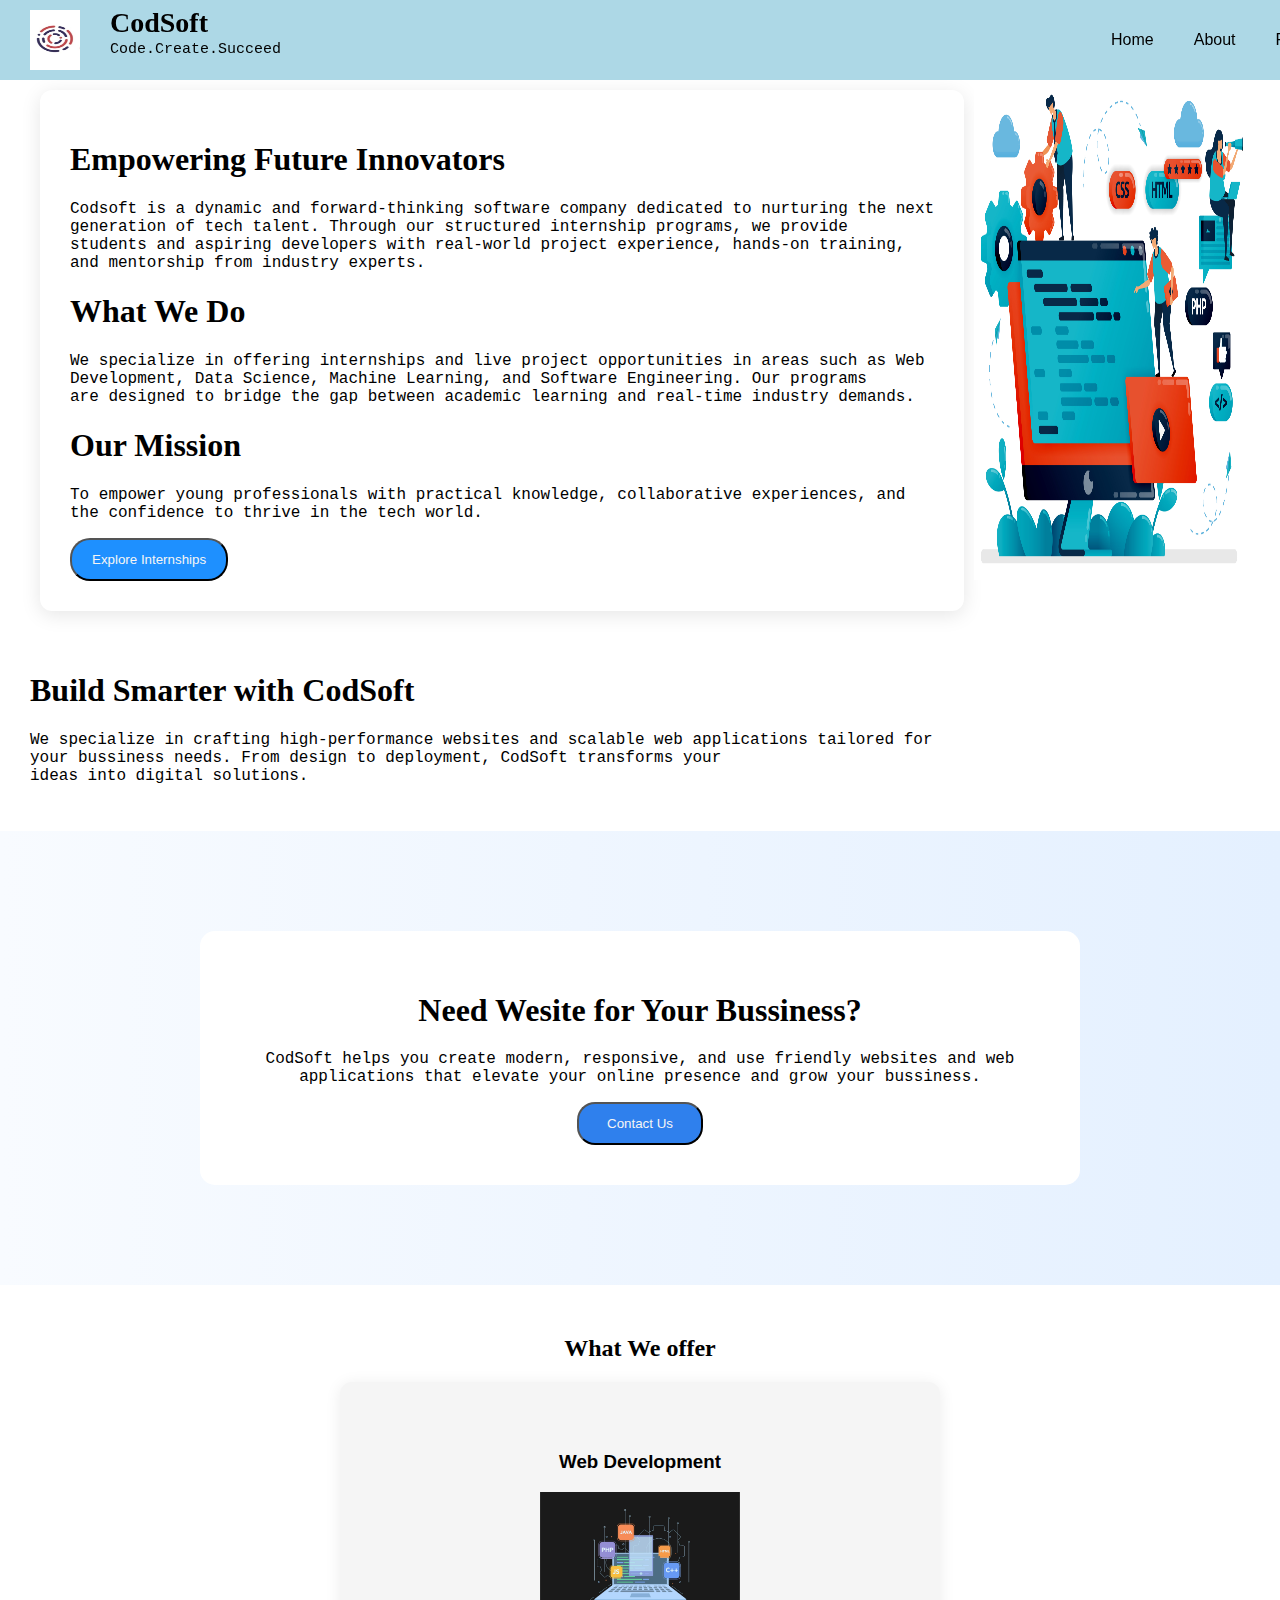
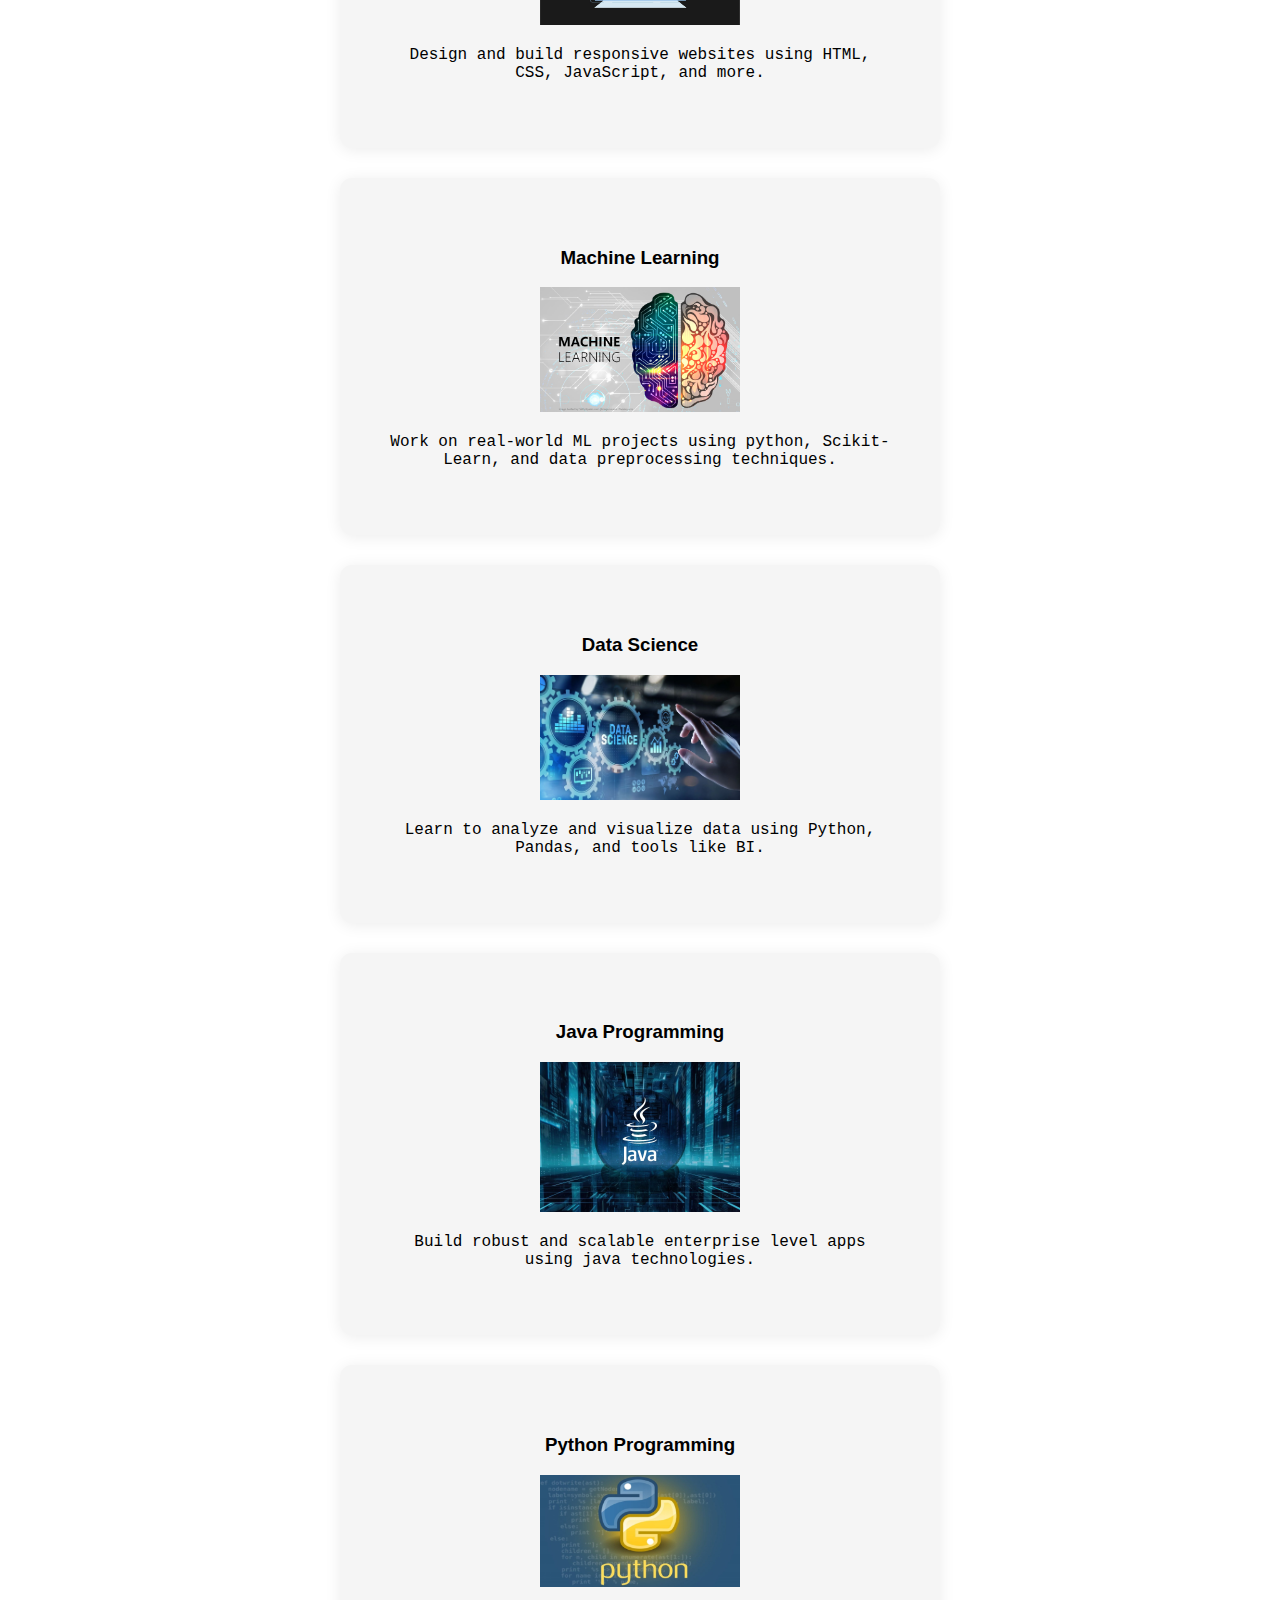
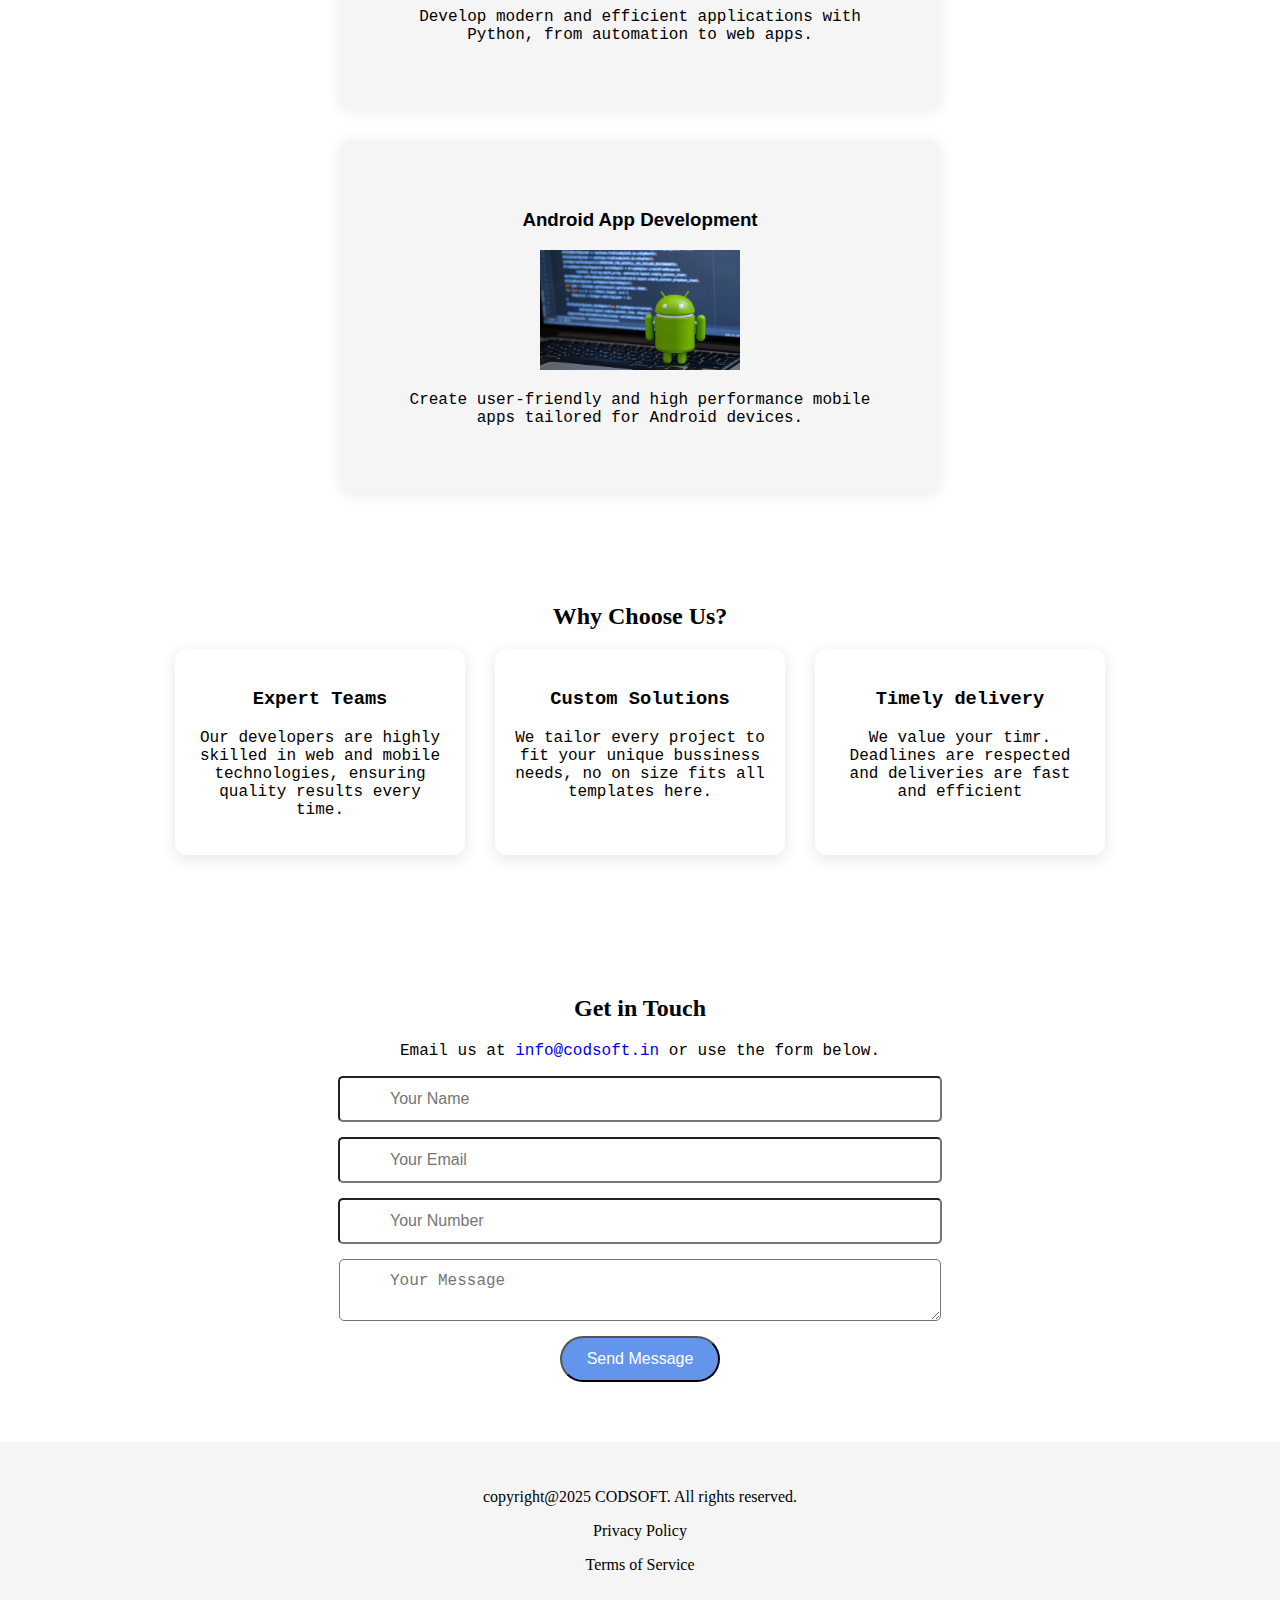
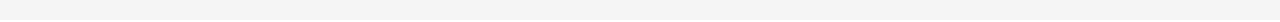
<file: index.html>
<!DOCTYPE html>
<html lang="en">
<head>
    <meta charset="UTF-8">
    <meta name="viewport" content="width=device-width, initial-scale=1.0">
    <title>Document</title>
    <link rel="stylesheet" href="index.css">
</head>
<body>
    <title>CodSoft</title>
    <header class="mass">
      
       
        <!-- <a href="Products" class="btn"> See Our Products</a> -->
    </header>

    <nav class="navbar">
        <div class="navleft">
            <img src="logo.jpg" alt="CodSoft logo"></div>

        <div class="brandtext">
            <span class="brandname"> CodSoft </span>
            <p class="motto">Code.Create.Succeed</p>
        </div>
        <div class="navright">
            <a href="home">Home</a>
            <a href="about">About</a>
            <a href="products">Products</a>
            <a href="contact">Contact</a>
        </div>
        </div>
    </nav>
    <section class="super">
        <div class="superhero">
            <h1>Empowering Future Innovators</h1>
            <p>Codsoft is a dynamic and forward-thinking software company dedicated to nurturing the next <br>generation of tech talent. Through our structured internship programs, we provide <br> students and aspiring developers with real-world project experience, hands-on training, <br>and mentorship from industry experts.



            <h1>What We Do</h1>
             We specialize in offering internships and live project opportunities in areas such as Web <br>Development, Data Science, Machine Learning, and Software Engineering. Our programs <br>are designed to bridge the gap between academic learning and real-time industry demands.



            <h1>Our Mission</h1>
             To empower young professionals with practical knowledge, collaborative experiences, and <br>the confidence to thrive in the tech world.</p>
            <button class="exp">Explore Internships</button> 
        </div>
        <div class="heroimage">
            <img src="near4.jpg" alt="nearby image">
        </div>
    </section>



    <section class="about">
        <div class="aboutus">
            <h1>Build Smarter with CodSoft</h1>
            <p>We specialize in crafting high-performance websites and scalable web applications tailored for <br> your bussiness needs. From design to deployment, CodSoft transforms your <br>ideas into digital solutions.</p>
        </div> </section>

         <section class="contact">
        <div class="contacting">
            <h1>Need Wesite for Your Bussiness?</h1>
            <p>CodSoft helps you create modern, responsive, and use friendly websites and web applications that elevate your online presence and grow your bussiness.</p>
            <button class="btm">Contact Us</button
                ></div>
    </section>


    <section class="Abi">
        <div class="head">
            <h2>What We offer</h2>
             <div class="main">
            <div class="sub">
            <h3>Web Development</h3>
            <img src="webdev.jpg" alt="webdevelopment image">
            <p>Design and build responsive websites using HTML, CSS, JavaScript, and more.</p>
             </div>
             <div class="sub">
                <h3>Machine Learning</h3>
                <img src="machinelearning.jpg" alt="machine learning image">
                <p>Work on real-world ML projects using python, Scikit-Learn, and data preprocessing techniques.</p>
             </div>
             <div class="sub">
                <h3>Data Science</h3>
                <img src="data.webp" alt="data science image">
                <p>Learn to analyze and visualize data using Python, Pandas, and tools like BI.</p>
             </div>
              <div class="sub">
                <h3>Java Programming</h3>
                <img src="java.jpg" alt="java image">
                <p>Build robust and scalable enterprise level apps using java technologies.</p>
             </div>
             <div class="sub">
                <h3>Python Programming</h3>
                <img src="python.jpg" alt="python image">
                <p>Develop modern and efficient applications with Python, from automation to web apps.</p>
             </div>
             <div class="sub">
                <h3>Android App Development</h3>
                <img src="android.jpg" alt="android image">
                <p>Create user-friendly and high performance mobile apps tailored for Android devices.</p>
             </div>
            </div>
            </div>
    </section>

    <section class="why">
        <h2>Why Choose Us?</h2>
        <div class="reason">
            <div class="reasons">
                <h3>Expert Teams</h3>
                <p>Our developers are highly skilled in web and mobile technologies, ensuring quality results every time.</p>
            </div>
            <div class="reasons">
                <h3> Custom Solutions</h3>
                <p>We tailor every project to fit your unique bussiness needs, no on size fits all templates here.</p>
            </div>
            <div class="reasons">
                <h3>Timely delivery</h3>
                 <p>We value your timr. Deadlines are respected and deliveries are fast and efficient</p>
                </div>
        </div>
    </section>

    <section class="section">
        <h2>Get in Touch</h2>
        <p>Email us at <a href="mailto:info@codsoft.in">info@codsoft.in</a> or use the form below.</p>
        <form>
            <input type="text" placeholder="Your Name" required>
            <input type="text" placeholder="Your Email" required>
            <input type="number" placeholder="Your Number" required>
            <textarea placeholder="Your Message" required></textarea>
            <button type="submit">Send Message</button>
        </form></section>

        <footer class="footer">
            <div class="s">
                <p>copyright@2025 CODSOFT. All rights reserved.</p>
                <p>Privacy Policy</p>
                <p>Terms of Service</p>
                
            </div>
        </footer>
</body>
</html>
</file>
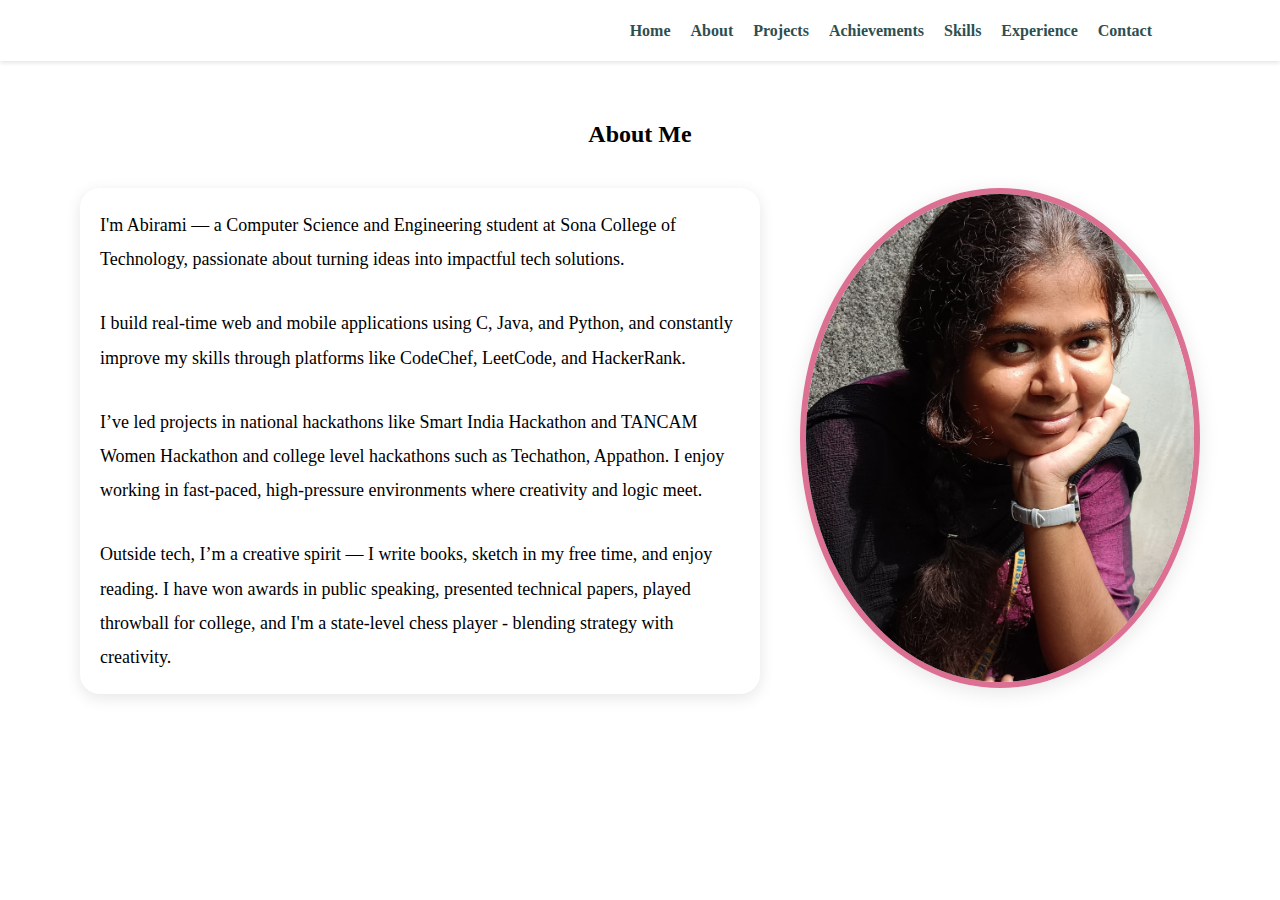
<file: about.html>
<!DOCTYPE html>
<html lang="en">
<head>
    <meta charset="UTF-8">
    <meta name="viewport" content="width=device-width, initial-scale=1.0">
    <title>Document</title>
    <link rel="stylesheet" href="about.css">
</head>
<body>

     <header>
        <nav class="navbar">
            <ul class="logo">
               <li> <a href="index.html">Home</a></li>
                <li><a href="about.html">About</a></li>
               <li> <a href="projects.html">Projects</a></li>
               <li> <a href="achievements.html">Achievements</a></li>
               <li> <a href="skills.html">Skills</a></li>
               <li> <a href="experience.html">Experience</a></li>
                <li><a href="contact.html">Contact</a></li>
                </ul>
            </div>
        </nav>
    </header>


    <section class="about" id="about">
  <h2>About Me</h2>
  <div class="aboutmain">
    <div class="aboutext">
      <p>
        I'm Abirami — a Computer Science and Engineering student at Sona College of Technology, passionate about turning ideas into impactful tech solutions.
      </p>

      <p>
        I build real-time web and mobile applications using C, Java, and Python, and constantly improve my skills through platforms like CodeChef, LeetCode, and HackerRank.
      </p>

      <p>
        I’ve led projects in national hackathons like Smart India Hackathon and TANCAM Women Hackathon and college level hackathons such as Techathon, Appathon. I enjoy working in fast-paced, high-pressure environments where creativity and logic meet.
      </p>

      <p>
        Outside tech, I’m a creative spirit — I write books, sketch in my free time, and enjoy reading. I have won awards in public speaking, presented technical papers, played throwball for college, and I'm a state-level chess player - blending strategy with creativity.
      </p>

      
      
    </div>

    

    <div class="aboutimage">
      <img src="abirami.jpg" alt="Abirami's Photo" class="roundimage">
    </div>
  </div>
</section>

</body>
</html>
</file>
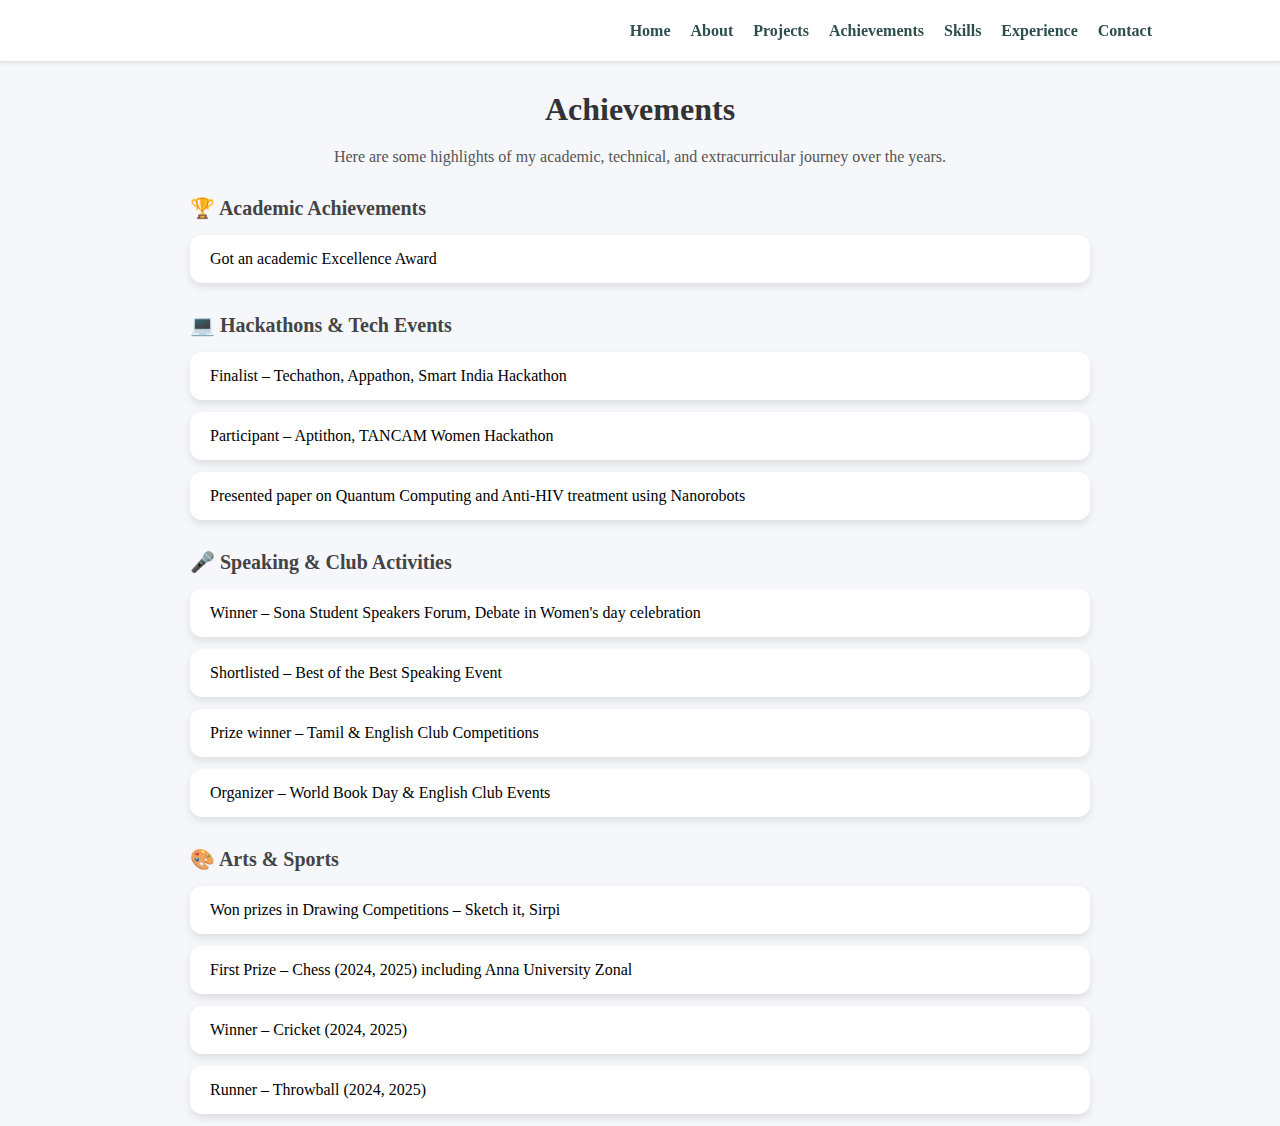
<file: achievements.html>
<!DOCTYPE html>
<html lang="en">
<head>
    <meta charset="UTF-8">
    <meta name="viewport" content="width=device-width, initial-scale=1.0">
    <title>Document</title>
    <link rel="stylesheet" href="achievements.css">
</head>
<body>

    <header>
        <nav class="navbar">
            <ul class="logo">
               <li> <a href="index.html">Home</a></li>
                <li><a href="about.html">About</a></li>
               <li> <a href="projects.html">Projects</a></li>
               <li> <a href="achievements.html">Achievements</a></li>
               <li> <a href="skills.html">Skills</a></li>
               <li> <a href="experience.html">Experience</a></li>
                <li><a href="contact.html">Contact</a></li>
                </ul>
            </div>
        </nav>
    </header>


    <section class="achievements" id="achievements">
     
  
  </div>

  <div class="container">
    <h1>Achievements</h1>
    <p>Here are some highlights of my academic, technical, and extracurricular journey over the years.</p>

    <h2>🏆 Academic Achievements</h2>
    <div class="achievement-card"> Got an academic Excellence Award</div>

    <h2>💻 Hackathons & Tech Events</h2>
    <div class="achievement-card"> Finalist – Techathon, Appathon, Smart India Hackathon</div>
    <div class="achievement-card"> Participant – Aptithon, TANCAM Women Hackathon</div>
    <div class="achievement-card"> Presented paper on Quantum Computing and Anti-HIV treatment using Nanorobots</div>

    <h2>🎤 Speaking & Club Activities</h2>
    <div class="achievement-card"> Winner – Sona Student Speakers Forum, Debate in Women's day celebration</div>
    <div class="achievement-card"> Shortlisted – Best of the Best Speaking Event</div>
    <div class="achievement-card"> Prize winner – Tamil & English Club Competitions</div>
    <div class="achievement-card"> Organizer – World Book Day & English Club Events</div>

    <h2>🎨 Arts & Sports</h2>
    <div class="achievement-card"> Won prizes in Drawing Competitions – Sketch it, Sirpi</div>
    <div class="achievement-card"> First Prize – Chess (2024, 2025) including Anna University Zonal</div>
    <div class="achievement-card"> Winner – Cricket (2024, 2025)</div>
    <div class="achievement-card"> Runner – Throwball (2024, 2025)</div>
</div>

</section>
</body>
</html>
</file>
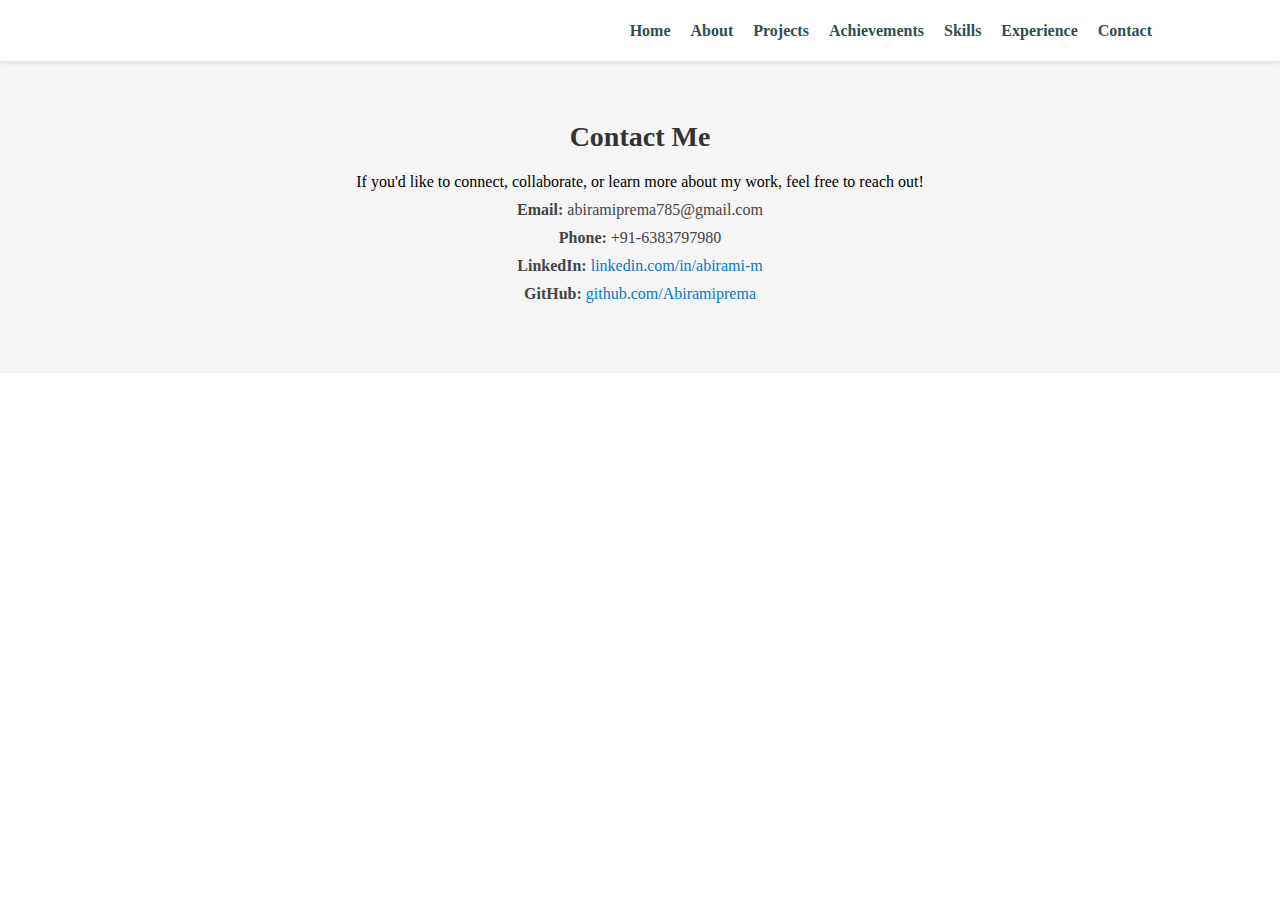
<file: contact.html>
<!DOCTYPE html>
<html lang="en">
<head>
    <meta charset="UTF-8">
    <meta name="viewport" content="width=device-width, initial-scale=1.0">
    <title>Document</title>
    <link rel="stylesheet" href="contact.css">
</head>
<body>

    <header>
        <nav class="navbar">
            <ul class="logo">
               <li> <a href="index.html">Home</a></li>
                <li><a href="about.html">About</a></li>
               <li> <a href="projects.html">Projects</a></li>
               <li> <a href="achievements.html">Achievements</a></li>
               <li> <a href="skills.html">Skills</a></li>
               <li> <a href="experience.html">Experience</a></li>
                <li><a href="contact.html">Contact</a></li>
                </ul>
            </div>
        </nav>
    </header>

    <section class="contact" id="contact">
  <h2>Contact Me</h2>
  <p>If you'd like to connect, collaborate, or learn more about my work, feel free to reach out!</p>
  
  <div class="contact-info">
    <p><strong>Email:</strong> abiramiprema785@gmail.com</p>
    <p><strong>Phone:</strong> +91-6383797980</p>
    <p><strong>LinkedIn:</strong> <a href="https://linkedin.com/in/abirami-m" target="_blank">linkedin.com/in/abirami-m</a></p>
    <p><strong>GitHub:</strong> <a href="https://github.com/Abiramiprema" target="_blank">github.com/Abiramiprema</a></p>
  </div>
</section>
</body>
</html>
</file>
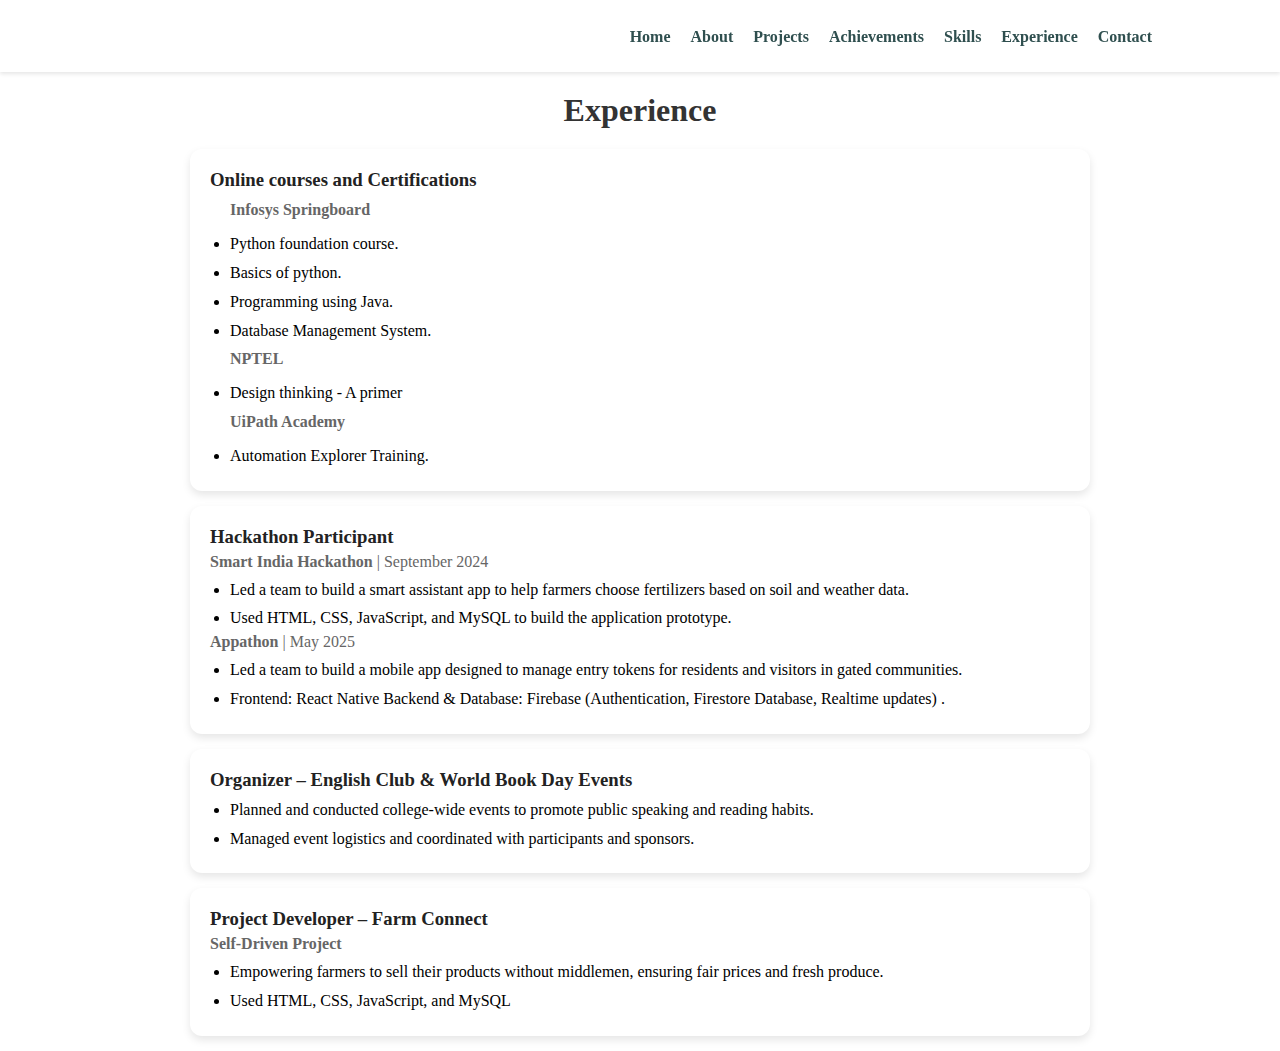
<file: experience.html>
<!DOCTYPE html>
<html lang="en">
<head>
    <meta charset="UTF-8">
    <meta name="viewport" content="width=device-width, initial-scale=1.0">
    <title>Document</title>
    <link rel="stylesheet" href="experience.css">
</head>
<body>
     <header>
        <nav class="navbar">
            <ul class="logo">
               <li> <a href="index.html">Home</a></li>
                <li><a href="about.html">About</a></li>
               <li> <a href="projects.html">Projects</a></li>
               <li> <a href="achievements.html">Achievements</a></li>
               <li> <a href="skills.html">Skills</a></li>
               <li> <a href="experience.html">Experience</a></li>
                <li><a href="contact.html">Contact</a></li>
                </ul>
            </div>
        </nav>
    </header>

    <div class="container">
    <h1>Experience</h1>

    <div class="experiencecard">
        <h3>Online courses and  Certifications</h3>
         
        <ul>
            <p><strong>Infosys Springboard</strong></p>
            <li>Python foundation course.</li>
            <li>Basics of python.</li>
            <li>Programming using Java.</li>
            <li>Database Management System.</li>
            <p><strong>NPTEL</strong></p>
            <li>Design thinking - A primer</li>
            <p><strong>UiPath Academy</strong></p>
            <li>Automation Explorer Training.</li>
        </ul>
    </div>

    <div class="experiencecard">
        <h3>Hackathon Participant</h3>
        <p><strong>Smart India Hackathon</strong> | September 2024</p>
        <ul>
            <li>Led a team to build a smart assistant app to help farmers choose fertilizers based on soil and weather data.</li>
            <li>Used HTML, CSS, JavaScript, and MySQL to build the application prototype.</li>
        </ul>

        <p><strong>Appathon</strong> | May 2025</p>
        <ul>
            <li>Led a team to build a mobile app designed to manage entry tokens for residents and visitors in gated communities.</li>
            <li>Frontend: React Native
                Backend & Database: Firebase (Authentication, Firestore Database, Realtime updates)
.</li>
        </ul>
    </div>

    <div class="experiencecard">
        <h3>Organizer – English Club & World Book Day Events</h3>
       
        <ul>
            <li>Planned and conducted college-wide events to promote public speaking and reading habits.</li>
            <li>Managed event logistics and coordinated with participants and sponsors.</li>
        </ul>
    </div>

    <div class="experiencecard">
        <h3>Project Developer – Farm Connect</h3>
        <p><strong>Self-Driven Project</strong></p>
        <ul>
            <li>Empowering farmers to sell their products without middlemen, ensuring fair prices and fresh produce.</li>
            <li>Used HTML, CSS, JavaScript, and MySQL</li>
        </ul>
    </div>

</div>
</body>
</html>
</file>
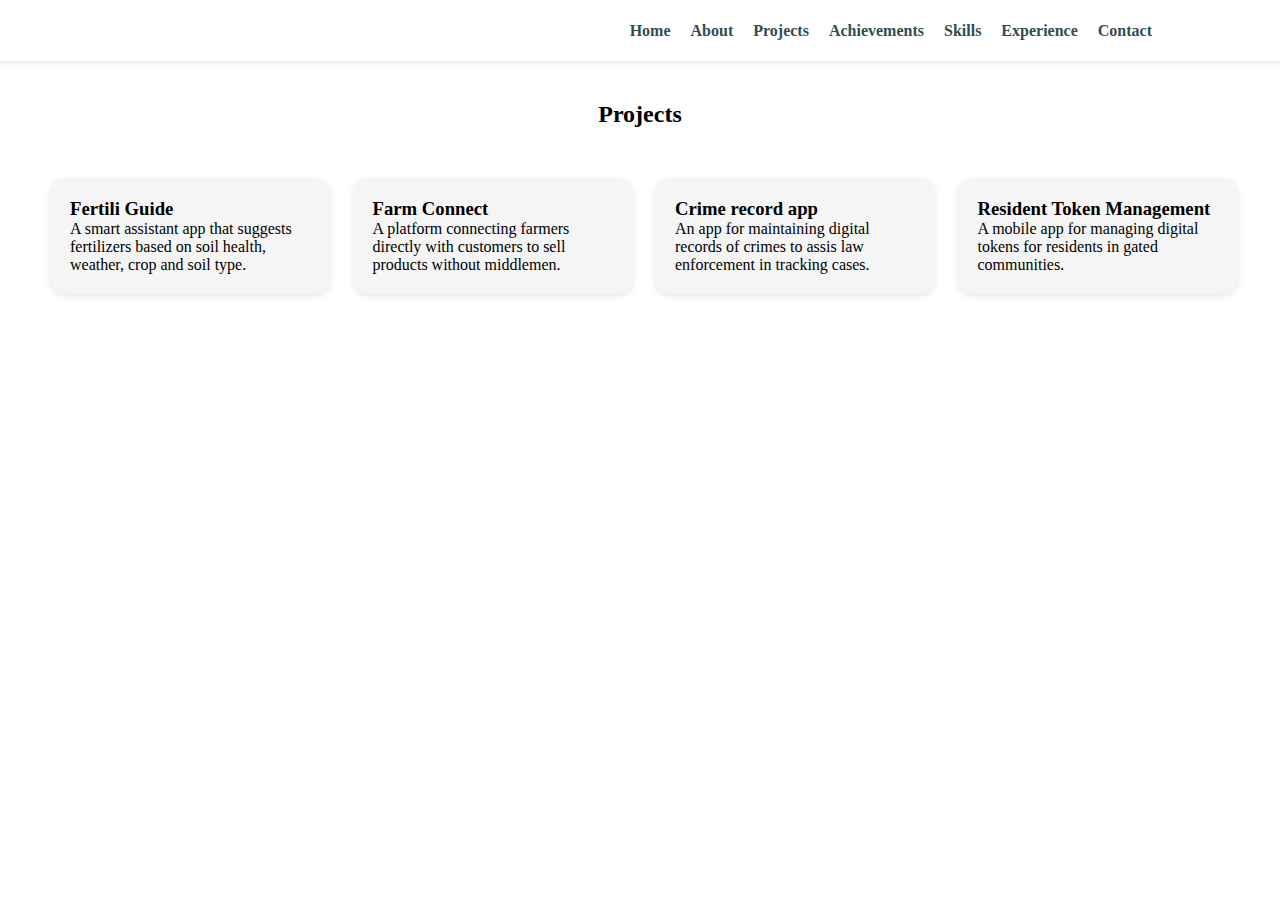
<file: projects.html>
<!DOCTYPE html>
<html lang="en">
<head>
    <meta charset="UTF-8">
    <meta name="viewport" content="width=device-width, initial-scale=1.0">
    <title>Document</title>
    <link rel="stylesheet" href="projects.css">
</head>
<body>
        <header>
        <nav class="navbar">
            <ul class="logo">
               <li> <a href="index.html">Home</a></li>
                <li><a href="about.html">About</a></li>
               <li> <a href="projects.html">Projects</a></li>
               <li> <a href="achievements.html">Achievements</a></li>
               <li> <a href="skills.html">Skills</a></li>
               <li> <a href="experience.html">Experience</a></li>
                <li><a href="contact.html">Contact</a></li>
                </ul>
            </div>
        </nav>
    </header>

    <section class="projects">
        <h2>Projects</h2>

        <div class="step">

            <div class="sub">
                <h3>Fertili Guide</h3>
                <p>A smart assistant app that suggests fertilizers based on soil health, weather, crop and soil type.</p>
            </div>

            <div class="sub">
                <h3>Farm Connect</h3>
                <p>A platform connecting farmers directly with customers to sell products without middlemen. </p>
            </div>

            <div class="sub">
                <h3>Crime record app</h3>
                <p> An app for maintaining digital records of crimes to assis law enforcement in tracking cases.</p>
            </div>

            <div class="sub">
                <h3>Resident Token Management </h3>
                <p>A mobile app for managing digital tokens for residents in gated communities.</p>
            </div>

            

        </div>
    </section>
</body>
</html>
</file>
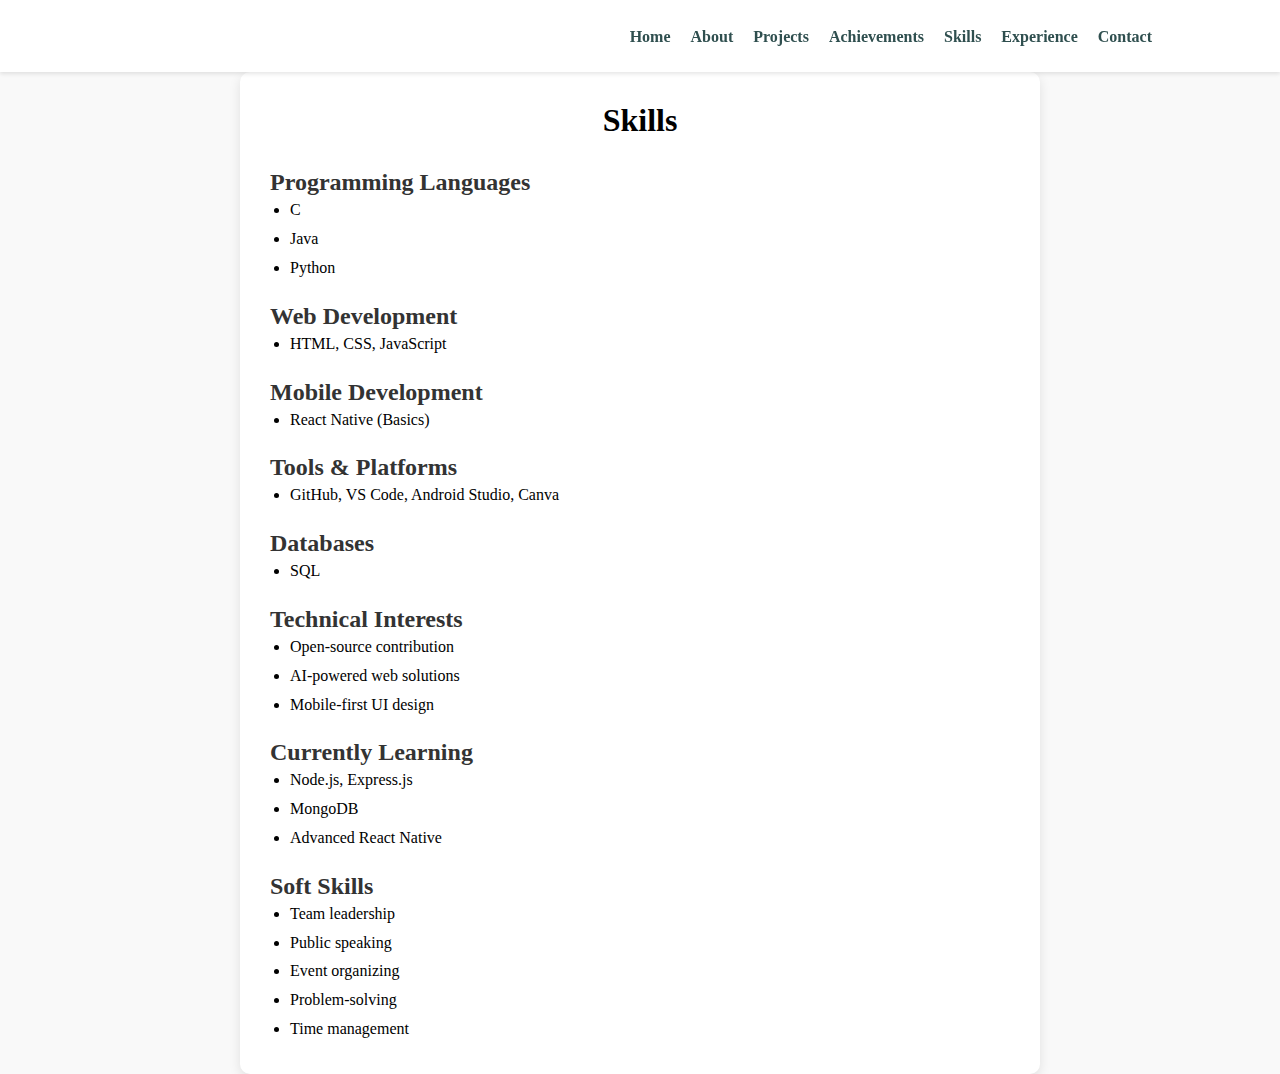
<file: skills.html>
<!DOCTYPE html>
<html lang="en">
<head>
    <meta charset="UTF-8">
    <meta name="viewport" content="width=device-width, initial-scale=1.0">
    <title>Document</title>
    <link rel="stylesheet" href="skills.css">
</head>
<body>
    <header>
        <nav class="navbar">
            <ul class="logo">
               <li> <a href="index.html">Home</a></li>
                <li><a href="about.html">About</a></li>
               <li> <a href="projects.html">Projects</a></li>
               <li> <a href="achievements.html">Achievements</a></li>
               <li> <a href="skills.html">Skills</a></li>
               <li> <a href="experience.html">Experience</a></li>
                <li><a href="contact.html">Contact</a></li>
                </ul>
            </div>
        </nav>
    </header>

    <div class="skills">
    <h1>Skills</h1>

    <h2>Programming Languages</h2>
    <ul>
        <li>C</li>
        <li>Java</li>
        <li>Python</li>
    </ul>

    <h2>Web Development</h2>
    <ul>
        <li>HTML, CSS, JavaScript</li>
    </ul>

    <h2>Mobile Development</h2>
    <ul>
        <li>React Native (Basics)</li>
    </ul>

    <h2>Tools & Platforms</h2>
    <ul>
        <li>GitHub, VS Code, Android Studio, Canva</li>
    </ul>

    <h2>Databases</h2>
    <ul>
        <li>SQL</li>
    </ul>

    <h2>Technical Interests</h2>
    <ul>
        <li>Open-source contribution</li>
        <li>AI-powered web solutions</li>
        <li>Mobile-first UI design</li>
    </ul>

    <h2>Currently Learning</h2>
    <ul>
        <li>Node.js, Express.js</li>
        <li>MongoDB</li>
        <li>Advanced React Native</li>
    </ul>

    

    <h2>Soft Skills</h2>
    <ul>
        <li>Team leadership</li>
        <li>Public speaking</li>
        <li>Event organizing</li>
        <li>Problem-solving</li>
        <li>Time management</li>
    </ul>

</div>
</body>
</html>
</file>
<file: index.css>
body{
    margin:0;
    font-family: 'Courier New', Courier, monospace;
    background-color: white;

}
.mass {
    text-align:left;
    padding: 40px 30px;
    background: fixed;
    color: black;

}

.mass .btn {
    display: inline-block;
    margin-top: 20px;
    padding: 12px 25px;
    background-color: aliceblue;
    color: #2F80ED;
    border-radius: 25px;
    font-weight: bold;
    transition: background 0.3s ease;
}

.mass .btn:hover{
    background-color: aliceblue;
}

.navbar {
    display: flex;
    align-items: center;
    justify-content: flex-start;
    padding: 20px 30px;
    background-color: lightblue;
    position: fixed;
    top: 0;
    left: 0;
    width: 100%;
    z-index: 1000;
    gap: 30px;
    height: 40px;
}

.navleft {
display: flex;
align-items: center;
gap: 20px;

}

.logo {
    height: 40px;
    width: 40px;
    margin-right: 10px;
}

.navleft img{
    display: flex;
    height: 60px;
    width: 50px;
}
.brandname {
    margin: 0;
    font-size: 28px;
    font-weight: bold;
    color: black;
    font-family:'Courier New', Courier, monospace;
}

.motto{
   
    font-size: 15px;
    margin-top: 2px;
    display: block;
}

.brandtext{
    display: flex;
    flex-direction: column;
    line-height: 1.2;
}
.navright{
    margin-left: 800px;
    display: flex;
    align-items: center;
    font-size: 16px;
    font-weight: 500;
    gap: 40px;
    /* background-color: dark purple; */
    text-decoration: none;
     font-family: 'Franklin Gothic Medium', 'Arial Narrow', Arial, sans-serif;
}

.navright a{
    text-decoration: none;
    color: black;
}

.super{
    display: flex;
    /* justify-content: center; */
    /* align-items: center; */
    padding: 0 30px;
    /* text-align: center; */
}

.superhero{
    /* font-size: 10px; */
    color: black;
    margin: 10px;
}

.head{
    padding: 30px;
    gap: 30px;
    text-align: center;
}

.main{
    display:flex;
    gap: 30px;
    justify-content: center;
    flex-direction: column;
}

.sub{
    background-color: whitesmoke;
    padding: 50px;
    border-radius: 12px;
    box-shadow: 0 2px 16px rgba(0, 0, 0, 0.08);
    text-align: center;
    margin: auto;
    width: 500px;
    gap: 30px;
    flex-wrap: wrap;
   
}

.sub:hover{
    box-shadow: 0 8px 10px rgba(0, 0, 0, 0.15);
}

.superhero{
    background-color: #fff;
    padding: 30px;
    border-radius: 12px;
    box-shadow: 0 4px 20px rgba(0, 0, 0, 0.1)
}

img {
    width: 200px;
    height: auto;
}

.aboutus{
    padding: 30px;
}

.contact{
    background: linear-gradient(to right, #f8fbff,#e4f0ff);
    padding: 100px 20px;
    text-align: center;
}

.contacting{
    max-width: 800px;
    margin: auto;
    padding: 40px;
    background-color: #ffffff;
    border-radius: 15px;
    box-shadow: 0 6px 18 px rgba(0, 0, 0, 0.1);
}

.btm{
    color: whitesmoke;
    font-family: 'Franklin Gothic Medium', 'Arial Narrow', Arial, sans-serif;
    background-color: #2F80ED;
    border-radius: 18px;
    padding: 12px 28px;

}

.btm:hover{
    background-color: #0056b3;
}

.exp{
    color: whitesmoke;
    font-family: Arial;
    background-color: dodgerblue;
    padding: 12px 20px;
    border-radius: 20px;
}

.exp:hover{
    background-color: steelblue;
}

.heroimage{
    flex: 1;
    min-width: 0;
}

.heroimage img{
    width: 100%;
    max-width: none;
    height: 500px;
    display: block;
}

.why{
    padding: 60px 20px;
    text-align: center;
}

.reason{
    display: flex;
    justify-content: center;
    gap: 30px;
}

.reasons{
    background-color: white;
    padding: 20px;
    border-radius: 12px;
    max-width: 250px;
    box-shadow: 0 4px 16px rgba(0, 0, 0, 0.1);
    border: 1px;

}

.section{
    padding: 60px 20px;
    text-align: center;
    background-color: white;

}

.section form{
    display: flex;
    flex-direction: column;
    align-items: center;
    gap: 15px;
    max-width: 500px;
    justify-content: center;
    margin: auto;

}

.section input,
.section textarea{
    padding: 12px 50px;
    border-radius: 5px;
    font-size: 16px;
    width: 100%;
}

.section button{
    background-color: cornflowerblue;
    color: white;
    padding: 12px 25px;
    font-size: 16px;
    border-radius: 25px;
}

.section button:hover{
    background-color: skyblue;
}

.section a{
    text-decoration: none;
}
.s{
    background-color: whitesmoke;
    color: black;
    padding: 30px 20px;
    text-align: center;
    font-family: verdana;
}

.superhero h1{
    font-family: 'Trebuchet MS';
}

.aboutus h1{
    font-family: 'Trebuchet MS';
}

.contacting h1{
    font-family: 'Trebuchet MS';
}

.head h2{
    font-family: 'Trebuchet MS';
}

.sub h3{
    font-family: arial;
}

.why h2{
    font-family: 'Trebuchet MS';
}

.section h2{
    font-family: 'Trebuchet MS';
}

.brandname{
    font-family: 'Franklin Gothic Medium';
    font-weight: bolder;
}

html{
    scroll-behavior: smooth;
}
</file>
<file: about.css>
/* 
body{
    overflow-x: hidden;
} */

* {
    margin: 0;
    padding: 0;
    box-sizing: border-box;
}

.navbar{
    display: flex;
    width: 100%;
    justify-content:flex-end;
    padding: 20px 10%;
    background-color: white;
    box-shadow: 0 2px 4px rgba(0, 0, 0, 0.1);
    position: sticky;
    top: 0;
    z-index: 100;

}

.logo{
    list-style: none;
    display: flex;
    justify-content: flex-end;
    gap: 20px;
    font-size: large;
}

.logo li a {
    text-decoration: none;
    font-size: medium;
    font-weight: 700;
    color: darkslategray;
}

.about{
    padding: 60px 20px;


}

.about h2{
    text-align: center;
    font-size: x-large;
}

.aboutmain{
    display: flex;
    align-items: flex-start;
    padding: 40px;
   gap: 40px;
       justify-content: space-between;
       margin: 0 auto;
       max-width: 1200px;
       width: 100%;
       

    
}

.aboutext{
     width: 70%;
    line-height: 1.9;
    display: flex;
    gap: 30px;
    flex-direction: column;
    font-size: large;
    font-family: 'Times New Roman';
    color: black;
    box-shadow: 0 4px 16px rgba(0, 0, 0, 0.1);
    border-radius: 20px;
   box-sizing: border-box;
    text-align: left;
  
    padding: 20px;
    max-width: none;
    
}


/* .aboutext{
    max-width: 500px;
} */

.roundimage{
    width: 400px;
    height: 500px;
    object-fit: cover;
    border-radius: 50%;
    box-shadow: 0 4px 20px rgba(0, 0, 0, 0.1);
    border: 6px solid palevioletred;
}



.aboutimage{
    justify-content: flex-end;
    flex: 1;
}
</file>
<file: achievements.css>
* {
    margin: 0;
    padding: 0;
    box-sizing: border-box;
}

.navbar{
    display: flex;
    width: 100%;
    justify-content:flex-end;
    padding: 20px 10%;
    background-color: white;
    box-shadow: 0 2px 4px rgba(0, 0, 0, 0.1);
    position: sticky;
    top: 0;
    z-index: 100;

}

.logo{
    list-style: none;
    display: flex;
    justify-content: flex-end;
    gap: 20px;
    font-size: large;
}

.logo li a {
    text-decoration: none;
    font-size: medium;
    font-weight: 700;
    color: darkslategray;
}

.achievements{
    gap: 20px;
}
.achievements ul {
  list-style: none;
  padding-left: 0;
}

.achievements li {
  margin-bottom: 10px;
  padding-left: 20px;
  position: relative;
}

.achievements li::before {
  content: "•";
  position: absolute;
  left: 0;
  color: #2b7a78; /* nice blue/green tone */
  font-size: 20px;
  top: 0;
}

body {
            
            background-color: #f5f7fa;
        }

        h1 {
            text-align: center;
            margin-top: 30px;
            color: #333;
        }

         p {
            text-align: center;
            color: #555;
            font-size: 16px;
            margin-top: 20px;
        }

        h2 {
            color: #444;
            margin-top: 30px;
            margin-bottom: 15px;
            font-size: 20px;
        }

        .achievement-card {
            background-color: #ffffff;
            padding: 15px 20px;
            margin-bottom: 12px;
            border-radius: 12px;
            box-shadow: 0 4px 8px rgba(0,0,0,0.1);
            transition: transform 0.3s, background-color 0.3s;
        }

        .achievement-card:hover {
            transform: translateY(-5px);
            background-color: #f9f9f9;
        }

        .container {
            max-width: 900px;
            margin: auto;
        }
</file>
<file: contact.css>
* {
    margin: 0;
    padding: 0;
    box-sizing: border-box;
}

.navbar{
    display: flex;
    width: 100%;
    justify-content:flex-end;
    padding: 20px 10%;
    background-color: white;
    box-shadow: 0 2px 4px rgba(0, 0, 0, 0.1);
    position: sticky;
    top: 0;
    z-index: 100;

}

.logo{
    list-style: none;
    display: flex;
    justify-content: flex-end;
    gap: 20px;
    font-size: large;
}

.logo li a {
    text-decoration: none;
    font-size: medium;
    font-weight: 700;
    color: darkslategray;
}

.contact {
  background-color: #f5f5f5;
  padding: 60px 20px;
  text-align: center;
}

.contact h2 {
  font-size: 28px;
  margin-bottom: 20px;
  color: #333;
}

.contact-info p {
  font-size: 16px;
  margin: 10px 0;
  color: #444;
}

.contact-info a {
  color: #007acc;
  text-decoration: none;
}
</file>
<file: experience.css>
* {
    margin: 0;
    padding: 0;
    box-sizing: border-box;
}

.navbar{
    display: flex;
    width: 100%;
    justify-content:flex-end;
    padding: 20px 10%;
    background-color: white;
    box-shadow: 0 2px 4px rgba(0, 0, 0, 0.1);
    position: sticky;
    top: 0;
    z-index: 100;

}

.logo{
    list-style: none;
    display: flex;
    justify-content: flex-end;
    gap: 20px;
    font-size: large;
}

.logo li a {
    text-decoration: none;
    font-size: medium;
    font-weight: 700;
    color: darkslategray;
}


h1 {
            text-align: center;
            margin-bottom: 20px;
            color: #333;
            margin-top: 20px;
        }

        .experiencecard {
            background-color: #ffffff;
            padding: 20px;
            margin-bottom: 15px;
            border-radius: 12px;
            box-shadow: 0 4px 8px rgba(0,0,0,0.1);
            transition: transform 0.3s, background-color 0.3s;
        }

        .experiencecard:hover {
            transform: translateY(-5px);
            background-color: #f9f9f9;
        }

        .container {
            max-width: 900px;
            margin: auto;
        }

        h3 {
            margin-bottom: 5px;
            color: #222;
        }

        p {
            margin-bottom: 5px;
            color: #666;
        }

        ul {
            padding-left: 20px;
            line-height: 1.8;
        }
</file>
<file: projects.css>
* {
    margin: 0;
    padding: 0;
    box-sizing: border-box;
}

.navbar{
    display: flex;
    width: 100%;
    justify-content:flex-end;
    padding: 20px 10%;
    background-color: white;
    box-shadow: 0 2px 4px rgba(0, 0, 0, 0.1);
    position: sticky;
    top: 0;
    z-index: 100;

}

.logo{
    list-style: none;
    display: flex;
    justify-content: flex-end;
    gap: 20px;
    font-size: large;
}

.logo li a {
    text-decoration: none;
    font-size: medium;
    font-weight: 700;
    color: darkslategray;
}

.projects{
    padding: 40px 20px;
    text-align: center;
}

.step{
    display: flex;
    gap: 20px;
    justify-content: center;
    margin-top: 20px;

}

.sub{
    background-color: whitesmoke;
    padding: 20px;
    width: 280px;
    border-radius: 15px;
    box-shadow: 0 2px 6px rgba(0, 0, 0, 0.1);
    text-align: left;
}

.step{
    display: grid;
    grid-template-columns: repeat(auto-fit,minmax(250px,1fr));
    gap: 30px;
    padding: 30px;
}
</file>
<file: skills.css>
* {
    margin: 0;
    padding: 0;
    box-sizing: border-box;
}

.navbar{
    display: flex;
    width: 100%;
    justify-content:flex-end;
    padding: 20px 10%;
    background-color: white;
    box-shadow: 0 2px 4px rgba(0, 0, 0, 0.1);
    position: sticky;
    top: 0;
    z-index: 100;

}

.logo{
    list-style: none;
    display: flex;
    justify-content: flex-end;
    gap: 20px;
    font-size: large;
}

.logo li a {
    text-decoration: none;
    font-size: medium;
    font-weight: 700;
    color: darkslategray;
}

body {
        
         
         background-color: #f9f9f9;
        }
        h1 {
           text-align: center;
           margin-bottom: 30px;
           
        }
        .skills {
            max-width: 800px;
            margin: auto;
            background-color: #fff;
            padding: 30px;
            border-radius: 10px;
            box-shadow: 0 4px 12px rgba(0,0,0,0.1);
        }
        h2 {
            color: #333;
            margin-top: 20px;
        }
        ul {
            list-style-type: disc;
            margin-left: 20px;
            line-height: 1.8;
        }
</file>
